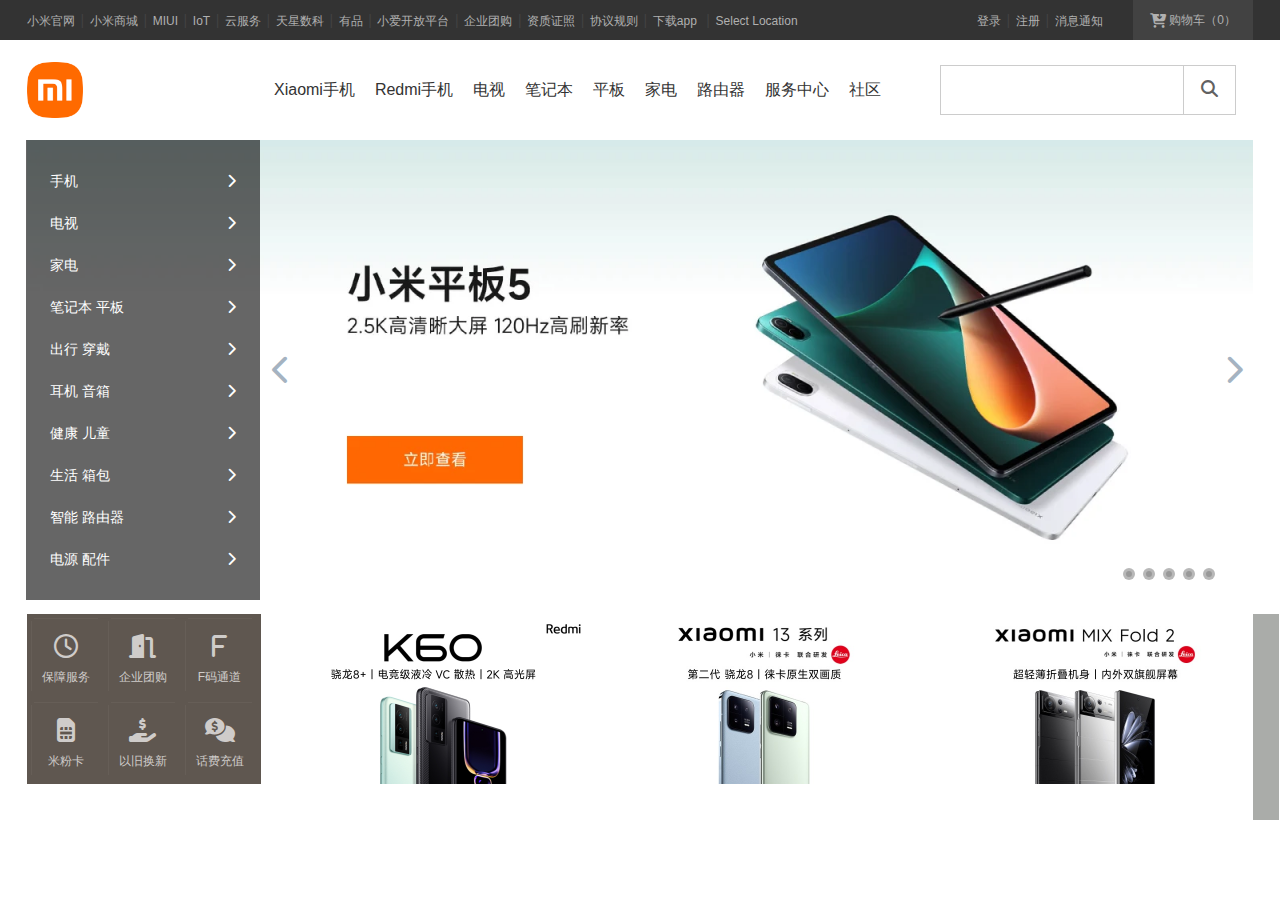
<file: mi/index.html>
<!DOCTYPE html>
<html lang="en">

<head>
    <meta charset="UTF-8">
    <meta http-equiv="X-UA-Compatible" content="IE=edge">
    <meta name="viewport" content="width=device-width, initial-scale=1.0">
    <title>小米商城</title>
    <link rel="stylesheet" href="./css/reset.css">
    <link rel="stylesheet" href="./fontawesome/css/all.css">
    <link rel="stylesheet" href="./css/index.css">
    <link rel="stylesheet" href="./css/base.css">
    <!-- 设置小图标 -->
    <link rel="icon" href="./img/favicon.ico">
</head>

<body>
    <!-- 顶部导航条 -->
    <div class="top-bar-wrapper">
        <div class="top-bar clearfix w">
            <ul class="shortcut-left">
                <li><a href="#">小米官网</a></li>
                <li><a href="#">小米商城</a></li>
                <li><a href="#">MIUI</a></li>
                <li><a href="#">IoT</a></li>
                <li><a href="#">云服务</a></li>
                <li><a href="#">天星数科</a></li>
                <li><a href="#">有品</a></li>
                <li><a href="#">小爱开放平台</a></li>
                <li><a href="#">企业团购</a></li>
                <li><a href="#">资质证照</a></li>
                <li><a href="#">协议规则</a></li>
                <li>
                    <a href="#" class="app-download">下载app
                        <!-- 弹出层 -->
                        <div class="qrcode">
                            <img src="./img/QRCode.png" alt="">
                            <span>小米商城app</span>
                        </div>
                    </a>
                </li>
                <li><a href="#">Select Location</a></li>
            </ul>

            <ul class="shortcut-right">
                <li><a href="#">登录</a></li>
                <li><a href="#">注册</a></li>
                <li><a href="#">消息通知</a></li>
            </ul>

            <div class="shortcut-cart">
                <a href="#"> <i class="fa-solid fa-cart-arrow-down"></i>
                    <span>购物车（0）</span></a>
            </div>
        </div>
    </div>

    <!-- header -->
    <div class="site-header">
        <div class="container w">
            <div class="logo" title="小米官网">
                <a href="#"></a>小米官网
            </div>

            <!-- header-nav -->
            <div class="header-nav">
                <ul class="nav-list clearfix">
                    <li class="classification-wrapper">
                        <a class="v-hidden" href="#">全部商品分类</a>

                        <!-- 弹出全部分类 -->
                        <ul class="list-left">
                            <li><a href="#">手机<i class="fa-solid fa-chevron-right"></i></a></li>
                            <li><a href="#">电视<i class="fa-solid fa-chevron-right"></i></a></li>
                            <li><a href="#">家电<i class="fa-solid fa-chevron-right"></i></a></li>
                            <li><a href="#">笔记本 平板<i class="fa-solid fa-chevron-right"></i></a></li>
                            <li><a href="#">出行 穿戴<i class="fa-solid fa-chevron-right"></i></a></li>
                            <li><a href="#">耳机 音箱<i class="fa-solid fa-chevron-right"></i></a></li>
                            <li><a href="#">健康 儿童<i class="fa-solid fa-chevron-right"></i></a></li>
                            <li><a href="#">生活 箱包<i class="fa-solid fa-chevron-right"></i></a></li>
                            <li><a href="#">智能 路由器<i class="fa-solid fa-chevron-right"></i></a></li>
                            <li><a href="#">电源 配件<i class="fa-solid fa-chevron-right"></i></a></li>
                        </ul>


                    </li>
                    <li class="show-active"><a href="#">Xiaomi手机</a></li>
                    <li class="show-active"><a href="#">Redmi手机</a></li>
                    <li class="show-active"><a href="#">电视</a></li>
                    <li class="show-active"><a href="#">笔记本</a></li>
                    <li class="show-active"><a href="#">平板</a></li>
                    <li class="show-active"><a href="#">家电</a></li>
                    <li class="show-active"><a href="#">路由器</a></li>
                    <li><a href="#">服务中心</a></li>
                    <li><a href="#">社区</a></li>

                    <!-- 创建弹出层 -->
                    <div class="goods-info"></div>

                </ul>
            </div>

            <!-- Search -->
            <div class="header-search">
                <form class="search-form" action="#">
                    <input class="search-input" type="text">
                    <a href="#">
                        <button class="search-btn">
                            <i class="fa-solid fa-magnifying-glass"></i>
                        </button>
                    </a>
                </form>
            </div>

        </div>
    </div>

    <!-- bnanner -->
    <div class="banner-wrapper">
        <div class="banner w">
            <ul class="img-list">
                <li><a href=""><img src="./img/banner1.png" alt=""></a></li>
                <li><a href=""><img src="./img/banner2.png" alt=""></a></li>
                <li><a href=""><img src="./img/banner3.png" alt=""></a></li>
                <li><a href=""><img src="./img/banner3.png" alt=""></a></li>
            </ul>

            <!-- 小点 -->
            <div class="pointer">
                <ul class="point-list">
                    <li><a href=""></a></li>
                    <li><a href=""></a></li>
                    <li><a href=""></a></li>
                    <li><a href=""></a></li>
                    <li><a href=""></a></li>
                </ul>
            </div>

            <!-- 左右箭头 -->
            <div class="banner-arrow">
                <div class="left-arrow">
                    <i class="fa-solid fa-chevron-left"></i>
                </div>
                <div class="right-arrow">
                    <i class="fa-solid fa-chevron-right"></i>
                </div>
            </div>
        </div>

    </div>

    <!-- home-tool-bar -->
    <div class="home-tool-bar">
    </div>

    <!-- home-hero-sub -->
    <div class="home-sub-wrapper">
        <div class="home-sub w">
            <ul class="home-channel-list">
                <li><a href="#"><i class="fa-regular fa-clock"></i>保障服务</a></li>
                <li><a href="#"><i class="fa-solid fa-door-open"></i>企业团购</a></li>
                <li><a href="#"><i class="fa-solid fa-f"></i>F码通道</a></li>
                <li><a href="#"><i class="fa-solid fa-sim-card"></i>米粉卡</a></li>
                <li><a href="#"><i class="fa-solid fa-hand-holding-dollar"></i>以旧换新</a></li>
                <li><a href="#"><i class="fa-solid fa-comments-dollar"></i>话费充值</a></li>
            </ul>

            <ul class="home-promo-list clearfix">
                <li><a href="#"><img src="./img/home-promo1.jpg" alt=""></a></li>
                <li><a href="#"><img src="./img/home-promo2.jpg" alt=""></a></li>
                <li><a href="#"><img src="./img/home-promo3.jpg" alt=""></a></li>
            </ul>

        </div>
    </div>
</body>

</html>
</file>
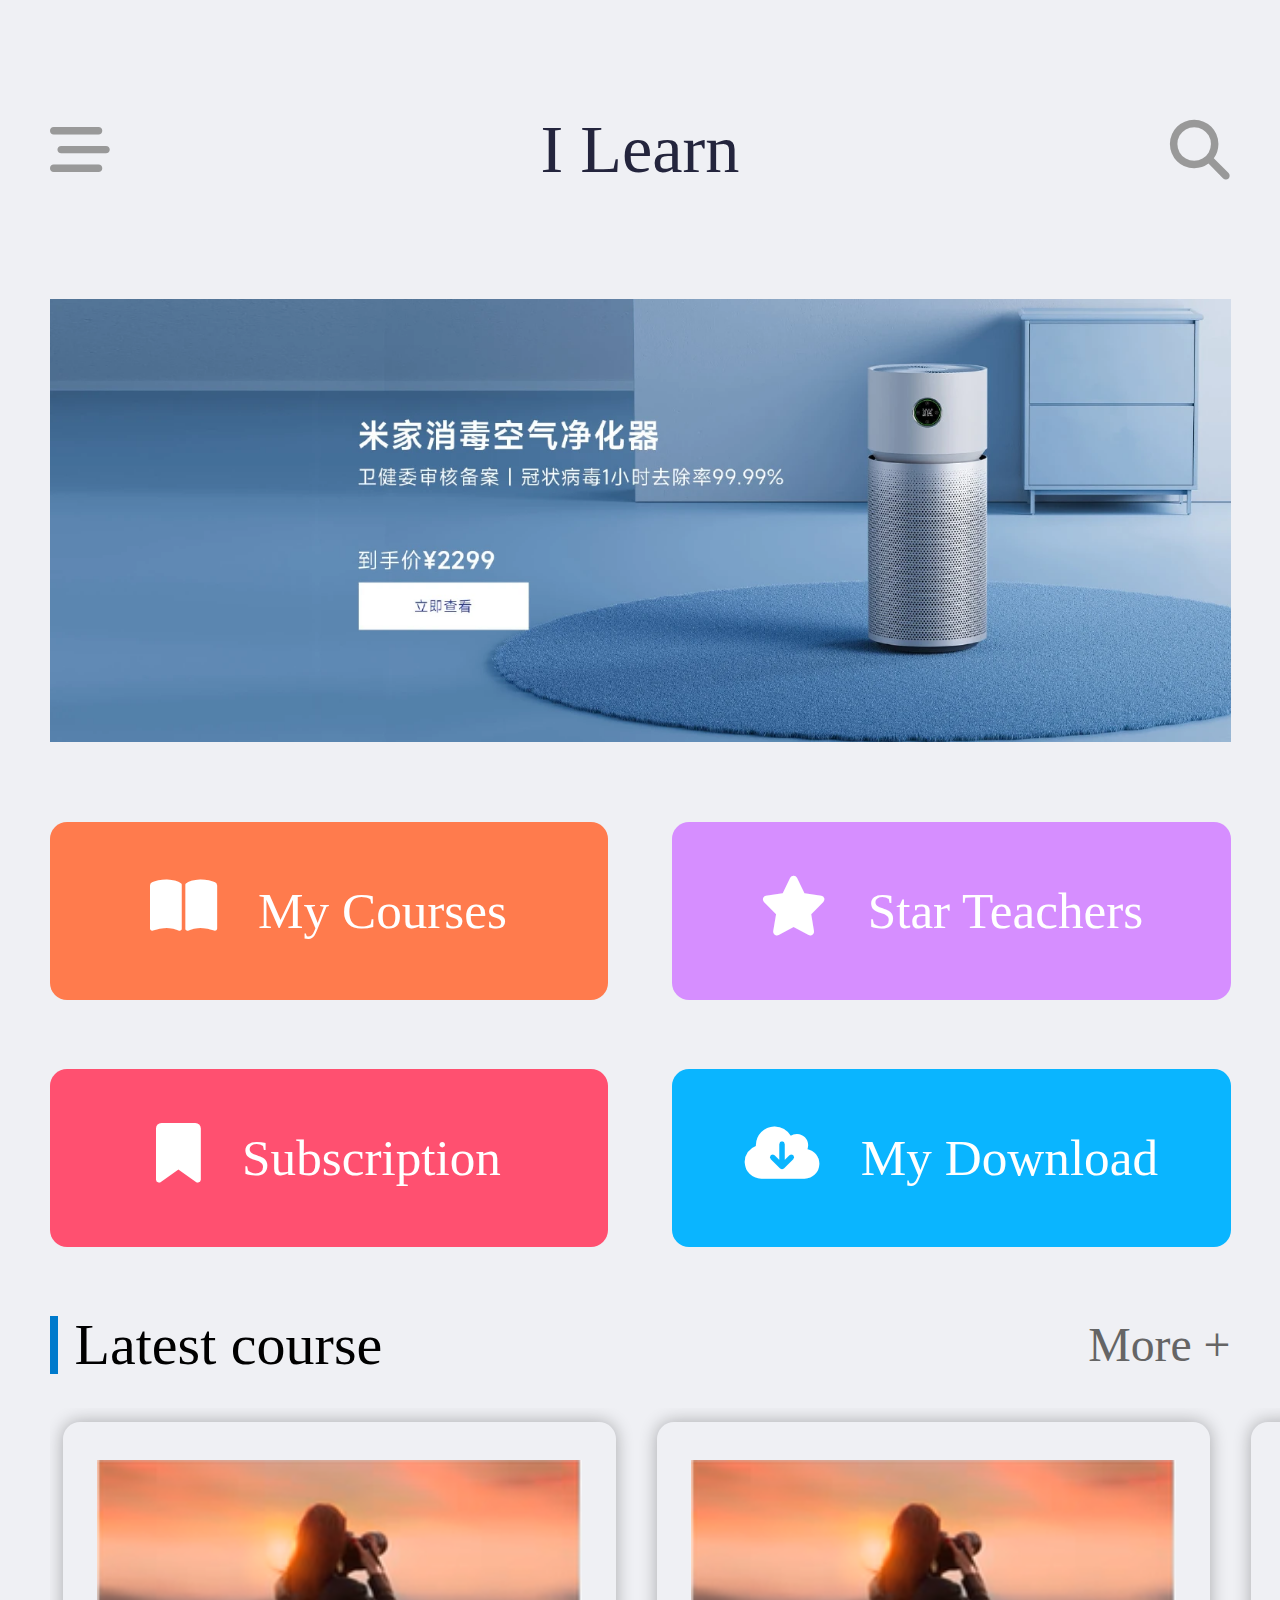
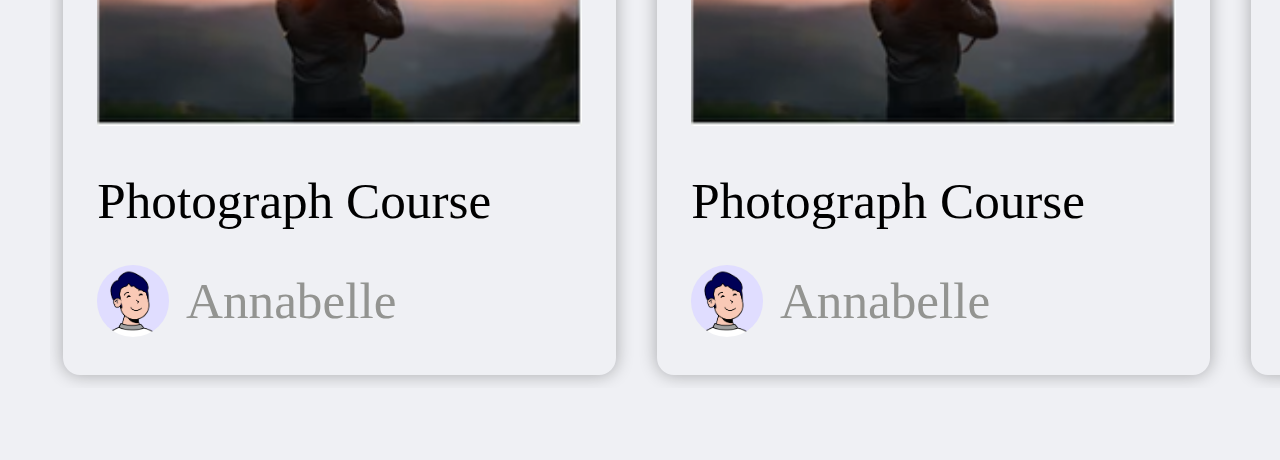
<file: mobileTerminal/index.html>
<!DOCTYPE html>
<html lang="en">

<head>
    <meta charset="UTF-8">
    <meta http-equiv="X-UA-Compatible" content="IE=edge">
    <meta name="viewport" content="width=device-width, initial-scale=1.0">
    <title>CSS/mobileTerminal</title>
    <link rel="stylesheet" href="./css/reset.css">
    <link rel="stylesheet" href="./css/index.css">
    <link rel="stylesheet" href="./fontawesome/css/all.min.css">
</head>

<body>
    <div class="top-bar-wrap">
        <header class="top-bar">
            <div class="menu-btn">
                <a href="#"><i class="fa-solid fa-bars-staggered"></i></a>
            </div>
            <div class="title">
                <a href="#">I Learn</a>
            </div>
            <div class="search">
                <a href="#"><i class="fa-solid fa-magnifying-glass"></i></a>
            </div>
        </header>
    </div>

    <div class="banner-wrap">
        <div class="banner">
            <a href="#">
                <img src="./img/banner4.png" alt="">
            </a>
        </div>
    </div>

    <div class="menu-wrap">
        <div class="menu">
            <a href="#"><i class="fa-solid fa-book-open"></i><span>My Courses</span></a>
            <a href="#"><i class="fa-solid fa-star"></i><span>Star Teachers</span></a>
            <a href="#"><i class="fa-solid fa-bookmark"></i><span>Subscription</span></a>
            <a href="#"><i class="fa-solid fa-cloud-arrow-down"></i><span>My Download</span></a>
        </div>
    </div>

    <div class="course-list-wrap">
        <div class="course-list">
            <div class="title">
                <h2>Latest course</h2>
                <a href="#">More + </a>
            </div>
            <div class="items-list-wrap">
                <div class="items-list">
                    <div class="item">
                        <div class="cover">
                            <img src="./img/cover1.png" alt="">
                        </div>
                        <h3 class="course-title">Photograph Course</h3>
                        <div class="author">
                            <div class="author-avatar">
                                <img src="./img/avatar.png" alt="">
                            </div>
                            <div class="author-name">
                                Annabelle
                            </div>
                        </div>
                    </div>
                    <div class="item">
                        <div class="cover">
                            <img src="./img/cover1.png" alt="">
                        </div>
                        <h3 class="course-title">Photograph Course</h3>
                        <div class="author">
                            <div class="author-avatar">
                                <img src="./img/avatar.png" alt="">
                            </div>
                            <div class="author-name">
                                Annabelle
                            </div>
                        </div>
                    </div>
                    <div class="item">
                        <div class="cover">
                            <img src="./img/cover1.png" alt="">
                        </div>
                        <h3 class="course-title">Photograph Course</h3>
                        <div class="author">
                            <div class="author-avatar">
                                <img src="./img/avatar.png" alt="">
                            </div>
                            <div class="author-name">
                                Annabelle
                            </div>
                        </div>
                    </div>
                    <div class="item">
                        <div class="cover">
                            <img src="./img/cover1.png" alt="">
                        </div>
                        <h3 class="course-title">Photograph Course</h3>
                        <div class="author">
                            <div class="author-avatar">
                                <img src="./img/avatar.png" alt="">
                            </div>
                            <div class="author-name">
                                Annabelle
                            </div>
                        </div>
                    </div>
                </div>
            </div>
        </div>
    </div>
</body>

</html>
</file>
<file: mi/css/index.css>
/* 

    .                                 .o8                          
  .o8                                "888                          
.o888oo  .ooooo.  oo.ooooo.           888oooo.   .oooo.   oooo d8b 
  888   d88' `88b  888' `88b          d88' `88b `P  )88b  `888""8P 
  888   888   888  888   888 8888888  888   888  .oP"888   888     
  888 . 888   888  888   888          888   888 d8(  888   888     
  "888" `Y8bod8P'  888bod8P'          `Y8bod8P' `Y888""8o d888b    
                   888                                             
                  o888o                                            
                                                                  
*/
.top-bar-wrapper {
    /* height: 40px; */
    line-height: 40px;
    background: #333;
    width: 100%;
}

.top-bar a,
.top-bar .shortcut-cart span,
.top-bar .shortcut-cart i {
    /* 为了扩大 a 的范围 */
    /* 每个a里面有文字，而文字的行高为40，a的高度被文字撑开了 */
    display: inline-block;
    font-size: 12px;
    color: #b0b0b0;
    text-decoration: none;
}

.top-bar a:hover {
    color: #fff;
}

.top-bar .shortcut-left {
    float: left;
    height: 40px;
    width: 800px;
}

.top-bar .shortcut-left li {
    float: left;
}

/* 一种元素排列居中方式
.top-bar .shortcut-left{
    display: flex;
    text-align: center;
    justify-content: space-evenly;
} */

.top-bar .shortcut-left li:not(:last-child)::after,
.top-bar .shortcut-right li:not(:last-child)::after {
    content: '|';
    margin: 0 0.4em;
    color: #424242;
}

.top-bar .shortcut-right {
    float: left;
    height: 40px;
    width: 150px;
    margin-left: 150px;
}

.top-bar .shortcut-right li {
    float: left;
}

.top-bar .shortcut-cart {
    width: 120px;
    height: 40px;
    float: right;
    text-align: center;
    background-color: #424242;
}

.top-bar .shortcut-cart i {
    font-size: 1.2em;
    vertical-align: middle;
}

.shortcut-cart a {
    display: block;
}

.top-bar .shortcut-cart:hover a {
    background-color: #fff;
}

.top-bar .shortcut-cart:hover a i,
.top-bar .shortcut-cart:hover a span {
    color: #ff6700;
}

.app-download {
    position: relative;
}

.app-download:hover::after {
    display: block;
}

.app-download:hover .qrcode {
    height: 148px;
}

/* 设置三角 */
.app-download::after {
    width: 0;
    height: 0;
    content: '';
    border: 8px solid transparent;
    border-top: none;
    border-bottom-color: #fff;
    /* 开启定位相对于 a */
    position: absolute;
    bottom: 0;
    left: 0;
    right: 0;
    margin: auto;
    display: none;
}

/* 设置二维码 */
.qrcode {
    width: 124px;
    line-height: 1;
    text-align: center;
    background-color: #fff;
    box-shadow: 0 1px 5px #aaa;
    /* position 调位置 */
    position: absolute;
    /* 二维码居中 */
    left: 50%;
    margin-left: -62px;
    /* 实现缓慢出现，将高度 0->148 设置1s */
    /* display: none; */
    height: 0px;
    overflow: hidden;
    transition: height .3s;
    z-index: 20;
}

.qrcode img {
    width: 90px;
    height: 90px;
    margin: 14px;
}

/* 设置二维码下的字体 */
.qrcode span {
    font-size: 1.2em;
    color: #333;
}

/* 

ooooo   ooooo                           .o8                     
`888'   `888'                          "888                     
 888     888   .ooooo.   .oooo.    .oooo888   .ooooo.  oooo d8b 
 888ooooo888  d88' `88b `P  )88b  d88' `888  d88' `88b `888""8P 
 888     888  888ooo888  .oP"888  888   888  888ooo888  888     
 888     888  888    .o d8(  888  888   888  888    .o  888     
o888o   o888o `Y8bod8P' `Y888""8o `Y8bod88P" `Y8bod8P' d888b    
                                                                                                                                                                                    
*/

.site-header {
    position: relative;
}

.container {
    height: 100px;
    /* position: relative; */
}

.logo {
    margin-top: 22px;
    height: 56px;
    width: 56px;
    display: block;
    float: left;
    position: relative;
    overflow: hidden;
    text-align: left;
    text-indent: -9999em;
}

.logo a {
    display: block;
    position: absolute;
    height: 56px;
    width: 56px;
    background: url("../img/logo.png");
    background-size: 56px 56px;
}

.header-nav {
    float: left;
    width: 850px;
    margin-left: 0.5em;
}

.nav-list {
    height: 100px;
    line-height: 100px;
    float: left;
    font-size: 16px;
    padding-left: 58px;
}

.nav-list>li {
    float: left;
}

.nav-list>li>a {
    display: block;
    padding: 0 10px;
    text-decoration: none;
    color: #333;
}

.nav-list>li:hover>a {
    color: #ff6700;
}

.classification-wrapper {
    position: relative;
}

/* 设置左侧导航条 list-left */
.list-left {
    width: 234px;
    height: 420px;
    padding: 20px 0;
    background: rgb(0, 0, 0, .6);
    position: absolute;
    left: -122px;
    top: 100px;
    z-index: 21;
    /* 给父元素设置的，为了覆盖之前的 line-height */
    line-height: 1;
    font-size: 14px;
}

.list-left li:hover {
    background: #ff6700;
}

.list-left li a {
    display: block;
    height: 42px;
    line-height: 42px;
    color: white;
    text-decoration: none;
    padding: 0 24px;
}

.list-left a i {
    float: right;
    /* 单独设置行高使其垂直居中，默认为 1 */
    line-height: 42px;
}

.goods-info {
    /* height: 228px; */
    height: 0;
    width: 100%;
    background: #fff;
    /* border: 1px solid #ccc;
    box-shadow: 0 3px 4px rgb(0 0 0 / 18%); */
    position: absolute;
    top: 100px;
    left: 0px;
    overflow: hidden;
    transition: height .3s;
    z-index: 24;
}

.show-active:hover~.goods-info,
.goods-info:hover {
    border: 1px solid #ccc;
    box-shadow: 0 3px 4px rgb(0 0 0 / 18%);
    height: 228px;
}

.header-search {
    height: 50px;
    width: 296px;
    float: left;
    margin-top: 25px;
}

.search-form a {
    float: left;
}

.search-input {
    float: left;
    padding: 0;
    border: none;
    height: 48px;
    width: 222px;
    padding: 0 10px;
    font-size: 16px;
    border: 1px solid #ccc;
    outline: none;
}

.search-input:focus,
.search-input:focus+.search-btn {
    border-color: #ff6700;
}

.search-btn {
    width: 52px;
    height: 50px;
    float: left;
    border: 1px solid #ccc;
    border-left: none;
    background-color: #fff;
    font-size: 1.2em;
    color: #616161;
    cursor: pointer;
}

.search-btn:hover {
    background: #ff6700;
    color: #fff;
}

/* 
 .----------------.  .----------------.  .-----------------. .-----------------. .----------------.  .----------------. 
| .--------------. || .--------------. || .--------------. || .--------------. || .--------------. || .--------------. |
| |   ______     | || |      __      | || | ____  _____  | || | ____  _____  | || |  _________   | || |  _______     | |
| |  |_   _ \    | || |     /  \     | || ||_   \|_   _| | || ||_   \|_   _| | || | |_   ___  |  | || | |_   __ \    | |
| |    | |_) |   | || |    / /\ \    | || |  |   \ | |   | || |  |   \ | |   | || |   | |_  \_|  | || |   | |__) |   | |
| |    |  __'.   | || |   / ____ \   | || |  | |\ \| |   | || |  | |\ \| |   | || |   |  _|  _   | || |   |  __ /    | |
| |   _| |__) |  | || | _/ /    \ \_ | || | _| |_\   |_  | || | _| |_\   |_  | || |  _| |___/ |  | || |  _| |  \ \_  | |
| |  |_______/   | || ||____|  |____|| || ||_____|\____| | || ||_____|\____| | || | |_________|  | || | |____| |___| | |
| |              | || |              | || |              | || |              | || |              | || |              | |
| '--------------' || '--------------' || '--------------' || '--------------' || '--------------' || '--------------' |
 '----------------'  '----------------'  '----------------'  '----------------'  '----------------'  '----------------' 
*/

/* banner */

.banner {
    position: relative;
    height: 460px;
}

.img-list li {
    position: absolute;
}

.img-list img {
    /* 参照物是他的包含块 */
    /* 注意：li 开启绝对定位之后，找他的包含块 -> html */
    /* 所以给 banner 设置 position: relative; 让 li 参照 banner 的 width*/
    width: 100%;
}

.pointer {
    position: absolute;
    bottom: 20px;
    right: 34px;
}

.point-list {
    display: flex;
}

.pointer a {
    float: left;
    height: 6px;
    width: 6px;
    background: rgba(0, 0, 0, .4);
    border-radius: 50%;
    border: 3px solid;
    border-color: hsla(0, 0%, 100%, .3);
    margin: 0 4px;
}

.pointer a:hover {
    background: hsla(0, 0%, 100%, .4);
    border-color: rgba(0, 0, 0, .4);
}

.banner-arrow {
    position: relative;
    font-size: 30px;
}

.left-arrow {
    position: absolute;
    color: #a5b3c1;
    background: transparent;
    width: 40px;
    height: 69px;
    line-height: 69px;
    left: 234px;
    top: 196px;
    text-align: center;
    cursor: pointer;
}

.right-arrow {
    position: absolute;
    color: #a5b3c1;
    background: transparent;
    width: 40px;
    height: 69px;
    line-height: 69px;
    right: 0;
    top: 196px;
    text-align: center;
    cursor: pointer;
}

.left-arrow:hover,
.right-arrow:hover {
    background: rgb(0, 0, 0, .3);
}

/* home-tool-bar */
.home-tool-bar {
    height: 206px;
    width: 26px;
    background: rgb(170, 172, 169);
    /* 固定定位 */
    position: fixed;
    bottom: 80px;
    /* 
        原理：居中于视图层 ，然后根据等式加需要的偏移量
            此处省略 padding、border
            left + margin-left + width + margin-right + right = 视口的宽度
            auto + 0 + 26 + （-639px） + 50% = 视口宽度
    */
    left: auto;
    margin-right: -639px;
    right: 50%;
    z-index: 35;
}

.home-sub-wrapper {
    margin-top: 14px;
}

.home-sub {
    height: 170px;
}

.home-sub li,
.home-channel-list,
.home-promo-list {
    float: left;
}

.home-channel-list {
    width: 234px;
    height: 170px;
    background: #5f5750;
    list-style: none;
    margin-right: 14px;
}

.home-channel-list a {
    display: block;
    width: 77px;
    height: 84px;
    font-size: 12px;
    text-decoration: none;
    color: #cfccca;
    text-align: center;
}

.home-channel-list a:hover {
    color: #fff;
}

.home-channel-list i {
    box-sizing: border-box;
    display: block;
    text-align: center;
    font-size: 24px;
    padding: 20px 0 10px 0;
}

.home-channel-list li {
    position: relative;
}

.home-channel-list li::before {
    content: '';
    display: block;
    background: #665e57;
    width: 64px;
    height: 1px;
    position: absolute;
    left: 0;
    right: 0;
    top: 4px;
    margin: 0 auto;
}

.home-channel-list li::after {
    content: '';
    display: block;
    background:#665e57;
    width: 1px;
    height: 70px;
    position: absolute;
    left: 4px;
    top: 0;
    bottom: 0;
    margin: auto 0;
}

.home-promo-list {
    width: 978px;
}

.home-promo-list li {
    width: 316px;
    height: 170px;
}

.home-promo-list li:not(:last-child) {
    margin-right: 15px;
}

.home-promo-list li img {
    width: 316px;
}

.home-promo-list li:hover{
    box-shadow: 0 3px 16px rgb(0 0 0 / 10%);
}
</file>
<file: mi/css/base.css>
.clearfix::after,
.clearfix::before{
    content: '';
    display: table;
    clear: both;
}

body{
    font: 14px/1.5 Helvetica Neue,Helvetica,Arial,Microsoft Yahei,Hiragino Sans GB,Heiti SC,WenQuanYi Micro Hei,sans-serif;
    color: #333;
    /* 最小宽度 */
    min-width: 1226px;
}

.w{
    width: 1226px;
    margin: 0 auto;
}

.v-hidden{
    visibility: hidden;
}
</file>
<file: mobileTerminal/css/index.css>
.w,
.top-bar-wrap .top-bar,
.banner-wrap .banner,
.banner-wrap .banner img,
.menu-wrap .menu,
.course-list-wrap .course-list {
  width: 17.3rem;
}
html {
  font-size: 5.33333333vw;
  background-color: #eff0f4;
}
a {
  text-decoration: none;
}
.top-bar-wrap {
  display: flex;
  justify-content: center;
  align-items: center;
}
.top-bar-wrap .top-bar {
  height: 4.375rem;
  display: flex;
  justify-content: space-between;
  align-items: center;
}
.top-bar-wrap .top-bar .title a {
  font-size: 1rem;
  color: #24253d;
}
.top-bar-wrap .top-bar .menu-btn a,
.top-bar-wrap .top-bar .search a {
  font-size: 0.875rem;
  color: #999;
}
.banner-wrap {
  display: flex;
  justify-content: center;
  align-items: center;
}
.banner-wrap .banner img {
  background: contain;
}
.menu-wrap {
  display: flex;
  justify-content: center;
  align-items: center;
}
.menu-wrap .menu {
  height: 8.25rem;
  display: flex;
  flex-flow: row wrap;
  align-content: space-evenly;
  justify-content: space-between;
}
.menu-wrap .menu a {
  width: 8.175rem;
  height: 2.6rem;
  color: white;
  display: block;
  text-align: center;
  line-height: 2.6rem;
  font-size: 0.75rem;
  border-radius: 0.25rem;
}
.menu-wrap .menu a i {
  margin-right: 0.6rem;
  font-size: 0.875rem;
}
.menu-wrap .menu a:nth-child(1) {
  background: #ff7b4d;
}
.menu-wrap .menu a:nth-child(2) {
  background: #d68eff;
}
.menu-wrap .menu a:nth-child(3) {
  background: #ff5070;
}
.menu-wrap .menu a:nth-child(4) {
  background: #0ab5ff;
}
.course-list-wrap {
  display: flex;
  justify-content: center;
  align-items: center;
  margin-bottom: 1.15rem;
}
.course-list-wrap .course-list {
  height: 9.75rem;
}
.course-list-wrap .course-list .title {
  display: flex;
  justify-content: space-between;
  align-items: center;
  margin-bottom: 0.5rem;
}
.course-list-wrap .course-list .title h2 {
  font-size: 0.85rem;
  border-left: 0.125rem #007acc solid;
  padding-left: 0.25rem;
}
.course-list-wrap .course-list .title a {
  font-size: 0.7rem;
  color: #656565;
}
.course-list-wrap .course-list .items-list-wrap {
  width: 18rem;
  padding: 0.2rem;
  overflow-x: scroll;
}
.course-list-wrap .course-list .items-list-wrap .items-list {
  display: flex;
}
.course-list-wrap .course-list .items-list-wrap .items-list .item {
  display: flex;
  flex-flow: column;
  justify-content: space-evenly;
  box-sizing: border-box;
  width: 8.1rem;
  height: 8.1rem;
  border-radius: 0.25rem;
  box-shadow: 0 0 0.25rem rgba(0, 0, 0, 0.3);
  padding: 0 0.5rem;
  margin-right: 0.6rem;
  flex: none;
}
.course-list-wrap .course-list .items-list-wrap .items-list .item img {
  width: 100%;
}
.course-list-wrap .course-list .items-list-wrap .items-list .item .course-title {
  font-size: 0.75rem;
}
.course-list-wrap .course-list .items-list-wrap .items-list .item .author {
  display: flex;
  align-items: center;
}
.course-list-wrap .course-list .items-list-wrap .items-list .item .author .author-avatar {
  height: 1.05rem;
  width: 1.05rem;
}
.course-list-wrap .course-list .items-list-wrap .items-list .item .author .author-avatar img {
  border-radius: 50%;
}
.course-list-wrap .course-list .items-list-wrap .items-list .item .author .author-name {
  color: #939491;
  font-size: 0.75rem;
  margin-left: 0.25rem;
}
/*# sourceMappingURL=./index.css.map */
</file>
